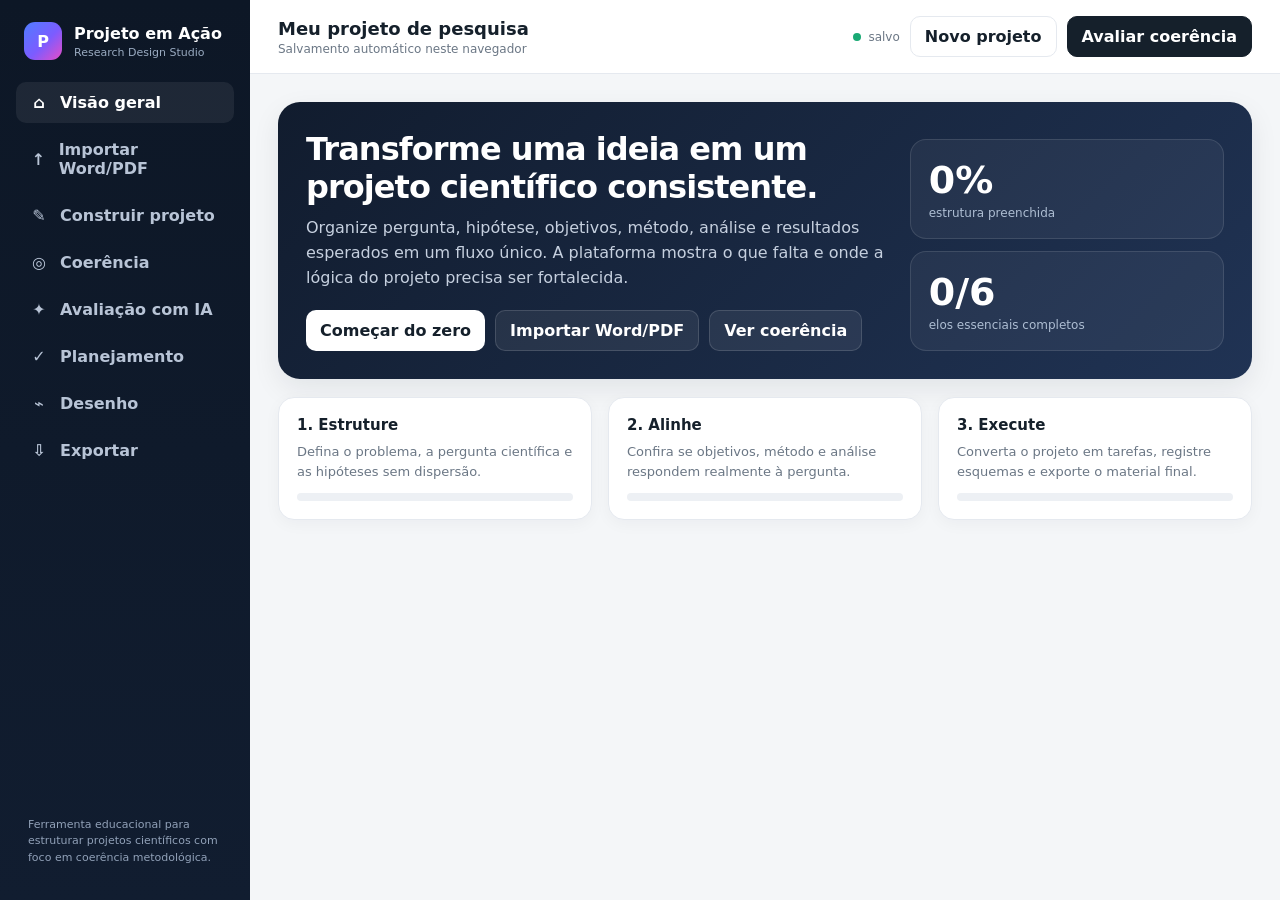
<file: index.html>
<!doctype html>
<html lang="pt-BR">
<head>
<meta charset="utf-8">
<meta name="viewport" content="width=device-width,initial-scale=1">
<meta name="theme-color" content="#0b1220">
<title>Projeto em Ação</title>
<style>
:root{
  --bg:#f4f6f8;--panel:#ffffff;--ink:#15202b;--muted:#6b7785;--line:#e5e9ef;
  --nav:#0d1726;--nav2:#111d30;--accent:#4f7cff;--accent2:#7c5cff;--good:#19a974;
  --warn:#e58a00;--bad:#d1495b;--shadow:0 10px 28px rgba(16,24,40,.08);
}
*{box-sizing:border-box}
html,body{margin:0;min-height:100%;font-family:Inter,ui-sans-serif,system-ui,-apple-system,BlinkMacSystemFont,"Segoe UI",sans-serif;background:var(--bg);color:var(--ink)}
button,input,textarea{font:inherit}
button{cursor:pointer}
.app{display:grid;grid-template-columns:250px 1fr;min-height:100vh}
.sidebar{
  position:sticky;top:0;height:100vh;background:linear-gradient(180deg,var(--nav),var(--nav2));
  color:white;padding:22px 16px;display:flex;flex-direction:column;gap:22px
}
.brand{display:flex;align-items:center;gap:12px;padding:0 8px}
.logo{width:38px;height:38px;border-radius:11px;background:linear-gradient(135deg,#4f7cff,#7c5cff 55%,#e64cc8);display:grid;place-items:center;font-weight:900}
.brand h1{font-size:16px;margin:0}.brand small{display:block;color:#9aabc1;margin-top:3px;font-size:11px}
.nav{display:grid;gap:6px}
.nav button{border:0;background:transparent;color:#b8c4d6;text-align:left;padding:11px 12px;border-radius:10px;font-weight:700;display:flex;align-items:center;gap:10px}
.nav button:hover{background:#ffffff0c;color:white}.nav button.active{background:#ffffff12;color:white}
.nav .ico{width:22px;text-align:center}
.sidebar-foot{margin-top:auto;padding:12px;color:#91a1b8;font-size:11px;line-height:1.5}
.main{min-width:0}
.topbar{
  height:74px;background:#fff;border-bottom:1px solid var(--line);display:flex;align-items:center;gap:16px;
  padding:0 28px;position:sticky;top:0;z-index:10
}
.title-wrap{flex:1;min-width:0}
.project-name{border:0;background:transparent;font-size:18px;font-weight:850;color:var(--ink);padding:0;max-width:520px;width:100%}
.project-name:focus{outline:none}
.subtitle{font-size:12px;color:var(--muted);margin-top:3px}
.top-actions{display:flex;gap:10px;align-items:center}
.status{font-size:12px;color:var(--muted);display:flex;align-items:center;gap:7px}
.status:before{content:"";width:8px;height:8px;border-radius:50%;background:var(--good)}
.btn{border:1px solid var(--line);background:#fff;color:var(--ink);padding:10px 14px;border-radius:10px;font-weight:800}
.btn.primary{background:var(--ink);color:#fff;border-color:var(--ink)}
.btn.accent{background:linear-gradient(135deg,var(--accent),var(--accent2));color:white;border:0}
.page{display:none;padding:28px}.page.active{display:block}
.hero{
  background:linear-gradient(135deg,#111c2e,#203354);color:white;border-radius:22px;padding:28px;
  display:grid;grid-template-columns:1.3fr .7fr;gap:20px;box-shadow:var(--shadow)
}
.hero h2{margin:0;font-size:32px;letter-spacing:-.03em}.hero p{color:#c6d0df;max-width:700px;line-height:1.55;margin:10px 0 20px}
.hero-actions{display:flex;gap:10px;flex-wrap:wrap}
.hero .btn{border:0}.hero .btn.light{background:white}.hero .btn.ghost{background:#ffffff12;color:white;border:1px solid #ffffff24}
.hero-side{display:grid;align-content:end;gap:12px}
.score-card{background:#ffffff0d;border:1px solid #ffffff1c;border-radius:16px;padding:18px}
.score-card strong{font-size:38px}.score-card span{display:block;color:#aebed3;font-size:12px;margin-top:4px}
.grid3{display:grid;grid-template-columns:repeat(3,1fr);gap:16px;margin-top:18px}
.card{background:#fff;border:1px solid var(--line);border-radius:16px;box-shadow:0 4px 16px rgba(16,24,40,.04)}
.card.pad{padding:18px}.card h3{margin:0 0 8px;font-size:15px}.card p{margin:0;color:var(--muted);font-size:13px;line-height:1.5}
.metric{font-size:28px;font-weight:900;margin:10px 0 4px}
.progress{height:8px;background:#edf0f4;border-radius:999px;overflow:hidden;margin-top:12px}.progress i{display:block;height:100%;background:linear-gradient(90deg,var(--accent),var(--accent2));width:0}
.section-head{display:flex;align-items:flex-end;justify-content:space-between;margin-bottom:18px}
.section-head h2{margin:0;font-size:24px}.section-head p{margin:5px 0 0;color:var(--muted);font-size:13px}
.builder{display:grid;grid-template-columns:240px 1fr;gap:18px}
.steps{background:#fff;border:1px solid var(--line);border-radius:16px;padding:10px;height:max-content;position:sticky;top:94px}
.steps button{display:block;width:100%;border:0;background:transparent;text-align:left;padding:12px;border-radius:10px;font-weight:750;color:#5b6675}
.steps button.active{background:#eef2ff;color:#304fba}
.form-card{background:#fff;border:1px solid var(--line);border-radius:16px;padding:22px}
.form-card h3{margin:0 0 4px;font-size:20px}.form-card .hint{color:var(--muted);font-size:13px;margin-bottom:18px}
.field{margin-bottom:18px}.field label{display:block;font-weight:800;font-size:13px;margin-bottom:7px}
textarea,input[type=text]{width:100%;border:1px solid #d9dee7;border-radius:12px;padding:12px 13px;background:#fff;color:var(--ink);outline:none}
textarea{min-height:120px;resize:vertical;line-height:1.5}
textarea:focus,input[type=text]:focus{border-color:#8fa8ff;box-shadow:0 0 0 3px #4f7cff1c}
.footer-actions{display:flex;justify-content:space-between;gap:10px;padding-top:8px}
.coherence-grid{display:grid;grid-template-columns:330px 1fr;gap:18px}
.score-panel{background:#fff;border:1px solid var(--line);border-radius:18px;padding:22px}
.big-score{font-size:58px;font-weight:950;letter-spacing:-.04em}.badge{display:inline-block;padding:6px 9px;border-radius:999px;font-size:11px;font-weight:800}
.badge.good{background:#e8f8f1;color:#167c5d}.badge.warn{background:#fff4df;color:#9a6200}
.feedback{display:grid;gap:10px}
.fb{background:#fff;border:1px solid var(--line);border-left:4px solid #c7d0dd;border-radius:12px;padding:14px}
.fb.good{border-left-color:var(--good)}.fb.warn{border-left-color:var(--warn)}
.fb strong{display:block;margin-bottom:4px}.fb span{font-size:13px;color:var(--muted);line-height:1.45}
.task-grid{display:grid;grid-template-columns:repeat(2,1fr);gap:12px}
.task{background:#fff;border:1px solid var(--line);border-radius:14px;padding:14px;display:flex;gap:12px;align-items:flex-start}
.task input{width:18px;height:18px;margin-top:2px}.task b{font-size:13px}.task small{display:block;color:var(--muted);margin-top:4px;line-height:1.4}
.canvas-tools{display:flex;gap:10px;flex-wrap:wrap;margin-bottom:12px}
.canvas-wrap{background:white;border:1px solid var(--line);border-radius:16px;overflow:hidden}
canvas{display:block;width:100%;height:560px;touch-action:none}
.export-grid{display:grid;grid-template-columns:repeat(3,1fr);gap:16px}
.export-card{background:#fff;border:1px solid var(--line);border-radius:16px;padding:18px}
.export-card h3{margin:0 0 6px}.export-card p{color:var(--muted);font-size:13px;line-height:1.5;min-height:58px}
.callout{margin-top:16px;padding:14px;border:1px solid #cfd9ff;background:#f7f9ff;border-radius:12px;color:#40517b;font-size:13px;line-height:1.5}
.toast{position:fixed;right:22px;bottom:22px;background:#111827;color:white;padding:12px 15px;border-radius:10px;opacity:0;transform:translateY(8px);transition:.2s;z-index:50}.toast.show{opacity:1;transform:translateY(0)}
@media(max-width:980px){
  .app{grid-template-columns:82px 1fr}.brand h1,.brand small,.nav button span:not(.ico),.sidebar-foot{display:none}.brand{justify-content:center}.nav button{justify-content:center}.builder,.coherence-grid{grid-template-columns:1fr}.steps{position:static}.hero{grid-template-columns:1fr}.grid3,.export-grid{grid-template-columns:1fr}.task-grid{grid-template-columns:1fr}
}
@media(max-width:620px){
  .app{display:block}.sidebar{position:fixed;bottom:0;top:auto;width:100%;height:auto;z-index:30;padding:7px 8px}.brand,.sidebar-foot{display:none}.nav{grid-template-columns:repeat(6,1fr)}.nav button{padding:9px 4px}.nav button span:not(.ico){display:none}
  .topbar{padding:0 14px}.top-actions .btn:not(.primary){display:none}.page{padding:16px 12px 82px}.hero{padding:22px}.hero h2{font-size:26px}
}
</style>
</head>
<body>
<div class="app">
  <aside class="sidebar">
    <div class="brand"><div class="logo">P</div><div><h1>Projeto em Ação</h1><small>Research Design Studio</small></div></div>
    <nav class="nav" id="nav">
      <button class="active" data-page="home"><span class="ico">⌂</span><span>Visão geral</span></button>
      <button data-page="import"><span class="ico">↑</span><span>Importar Word/PDF</span></button>
      <button data-page="builder"><span class="ico">✎</span><span>Construir projeto</span></button>
      <button data-page="coherence"><span class="ico">◎</span><span>Coerência</span></button>
      <button data-page="ai"><span class="ico">✦</span><span>Avaliação com IA</span></button>
      <button data-page="tasks"><span class="ico">✓</span><span>Planejamento</span></button>
      <button data-page="draw"><span class="ico">⌁</span><span>Desenho</span></button>
      <button data-page="export"><span class="ico">⇩</span><span>Exportar</span></button>
    </nav>
    <div class="sidebar-foot">Ferramenta educacional para estruturar projetos científicos com foco em coerência metodológica.</div>
  </aside>

  <main class="main">
    <header class="topbar">
      <div class="title-wrap">
        <input class="project-name" id="projectName" value="Meu projeto de pesquisa">
        <div class="subtitle">Salvamento automático neste navegador</div>
      </div>
      <div class="top-actions">
        <div class="status">salvo</div>
        <button class="btn" id="newProject">Novo projeto</button>
        <button class="btn primary" id="evaluateBtn">Avaliar coerência</button>
      </div>
    </header>

    <section class="page active" id="home">
      <div class="hero">
        <div>
          <h2>Transforme uma ideia em um projeto científico consistente.</h2>
          <p>Organize pergunta, hipótese, objetivos, método, análise e resultados esperados em um fluxo único. A plataforma mostra o que falta e onde a lógica do projeto precisa ser fortalecida.</p>
          <div class="hero-actions">
            <button class="btn light" data-go="builder">Começar do zero</button>
            <button class="btn ghost" data-go="import">Importar Word/PDF</button>
            <button class="btn ghost" data-go="coherence">Ver coerência</button>
          </div>
        </div>
        <div class="hero-side">
          <div class="score-card"><strong id="heroScore">0%</strong><span>estrutura preenchida</span></div>
          <div class="score-card"><strong id="heroCore">0/6</strong><span>elos essenciais completos</span></div>
        </div>
      </div>
      <div class="grid3">
        <div class="card pad"><h3>1. Estruture</h3><p>Defina o problema, a pergunta científica e as hipóteses sem dispersão.</p><div class="progress"><i id="homeP1"></i></div></div>
        <div class="card pad"><h3>2. Alinhe</h3><p>Confira se objetivos, método e análise respondem realmente à pergunta.</p><div class="progress"><i id="homeP2"></i></div></div>
        <div class="card pad"><h3>3. Execute</h3><p>Converta o projeto em tarefas, registre esquemas e exporte o material final.</p><div class="progress"><i id="homeP3"></i></div></div>
      </div>
    </section>

    <section class="page" id="import">
      <div class="section-head"><div><h2>Importar projeto existente</h2><p>Envie um Word ou PDF. A plataforma extrai o texto, organiza as partes do projeto e mostra o que precisa melhorar.</p></div></div>
      <div class="card pad" style="max-width:980px">
        <div id="dropZone" style="border:2px dashed #cfd6e3;border-radius:18px;padding:34px;text-align:center;background:#fafbfc">
          <div style="font-size:34px;margin-bottom:10px">↑</div>
          <h3 style="font-size:19px;margin:0 0 6px">Arraste seu projeto aqui</h3>
          <p style="color:var(--muted);font-size:13px;margin:0 0 16px">Aceita .docx e .pdf com texto selecionável.</p>
          <button class="btn accent" id="chooseProjectFile">Selecionar arquivo</button>
          <input id="projectFile" type="file" accept=".docx,.pdf,application/pdf,application/vnd.openxmlformats-officedocument.wordprocessingml.document" hidden>
        </div>
        <div id="importProgress" style="display:none;margin-top:16px">
          <div style="display:flex;justify-content:space-between;gap:12px;font-size:13px"><b id="importStatus">Lendo arquivo...</b><span id="importPercent">0%</span></div>
          <div class="progress" style="margin-top:8px"><i id="importBar"></i></div>
        </div>
        <div id="importResult" style="display:none;margin-top:18px">
          <div class="callout" id="importSummary"></div>
          <div style="display:flex;gap:10px;flex-wrap:wrap;margin-top:12px">
            <button class="btn accent" id="organizeAI">Organizar automaticamente</button>
            <button class="btn" id="reviewImported">Revisar campos</button>
            <button class="btn" id="evaluateImported">Avaliar melhorias</button>
          </div>
          <div style="margin-top:16px">
            <details>
              <summary style="cursor:pointer;font-weight:800">Ver texto extraído</summary>
              <pre id="extractedText" style="margin-top:10px;max-height:360px;overflow:auto;white-space:pre-wrap;background:#f7f8fa;color:#344054;border:1px solid var(--line);border-radius:12px;padding:14px;font-size:12px"></pre>
            </details>
          </div>
        </div>
        <div class="callout" style="margin-top:16px"><b>Leitura de arquivos:</b> DOCX é lido pela estrutura interna do Word, preservando a ordem entre títulos e tabelas. PDF com texto selecionável também é aceito. PDF escaneado como imagem ainda exige OCR.</div>
      </div>
    </section>

    <section class="page" id="builder">
      <div class="section-head"><div><h2>Construir projeto</h2><p>Avance por blocos. Você não precisa preencher tudo de uma vez.</p></div></div>
      <div class="builder">
        <div class="steps" id="stepNav"></div>
        <div class="form-card" id="stepContent"></div>
      </div>
    </section>

    <section class="page" id="coherence">
      <div class="section-head"><div><h2>Coerência científica</h2><p>Uma leitura automática da lógica interna do projeto.</p></div></div>
      <div class="coherence-grid">
        <div class="score-panel">
          <div class="badge warn" id="scoreBadge">em construção</div>
          <div class="big-score" id="scoreValue">0%</div>
          <p style="color:var(--muted);line-height:1.5">A nota representa preenchimento + presença dos principais elos metodológicos. Ela não substitui avaliação acadêmica.</p>
          <div class="progress"><i id="scoreProgress"></i></div>
        </div>
        <div class="feedback" id="feedback"></div>
      </div>
    </section>

    <section class="page" id="ai">
      <div class="section-head"><div><h2>Avaliação com IA</h2><p>Parecer qualitativo sobre a lógica científica do projeto.</p></div></div>
      <div class="coherence-grid">
        <div class="score-panel">
          <div class="badge good">IA local • gratuito</div>
          <div style="font-size:20px;font-weight:900;margin:14px 0 8px">Qwen 2.5 Instruct</div>
          <p style="color:var(--muted);line-height:1.5">A análise roda no seu próprio navegador. Nenhuma chave de API é necessária e o texto do projeto não precisa ser enviado para um servidor de IA.</p>
          <div class="callout" style="margin-top:14px">Na primeira execução, o navegador baixa o modelo. Isso pode levar alguns minutos e consumir algumas centenas de MB. Depois, o navegador pode reutilizar o cache.</div>
          <button class="btn accent" id="runAI" style="margin-top:16px;width:100%">Analisar meu projeto com IA</button>
          <div id="aiStatus" style="margin-top:12px;font-size:12px;color:var(--muted)">IA ainda não carregada.</div>
        </div>
        <div>
          <div class="card pad" style="min-height:440px">
            <h3 style="font-size:18px">Parecer da IA</h3>
            <p style="color:var(--muted);font-size:13px">A avaliação considera coerência entre pergunta, hipótese, objetivos, método, análise e resultado esperado.</p>
            <div id="aiResult" style="white-space:pre-wrap;line-height:1.65;font-size:14px;margin-top:16px;color:#2a3543">Preencha seu projeto e clique em “Analisar meu projeto com IA”.</div>
          </div>
        </div>
      </div>
    </section>

    <section class="page" id="tasks">
      <div class="section-head"><div><h2>Planejamento</h2><p>Converta a estrutura científica em ações concretas.</p></div><div><b id="taskPct">0%</b></div></div>
      <div class="task-grid" id="taskList"></div>
    </section>

    <section class="page" id="draw">
      <div class="section-head"><div><h2>Desenho do estudo</h2><p>Faça fluxos, esquemas de hipótese, desenho amostral ou mapas conceituais.</p></div></div>
      <div class="canvas-tools">
        <input type="color" id="penColor" value="#15202b">
        <button class="btn" id="clearCanvas">Limpar</button>
        <button class="btn" id="downloadDrawing">Baixar PNG</button>
      </div>
      <div class="canvas-wrap"><canvas id="canvas" width="1400" height="760"></canvas></div>
    </section>

    <section class="page" id="export">
      <div class="section-head"><div><h2>Exportar projeto</h2><p>Leve seu projeto para outro ambiente ou guarde uma cópia.</p></div></div>
      <div class="export-grid">
        <div class="export-card"><h3>Documento TXT</h3><p>Versão simples e legível, útil para copiar, revisar e compartilhar.</p><button class="btn" id="downloadTxt">Baixar TXT</button></div>
        <div class="export-card"><h3>Arquivo JSON</h3><p>Preserva campos, tarefas e metadados para reimportar depois.</p><button class="btn" id="downloadJson">Baixar JSON</button></div>
        <div class="export-card"><h3>Importar projeto</h3><p>Abra novamente um projeto salvo anteriormente em JSON.</p><button class="btn" id="importJson">Importar JSON</button><input id="jsonFile" type="file" accept=".json,application/json" hidden></div>
      </div>
      <div class="callout">Nesta versão GitHub, o projeto é salvo automaticamente no navegador. A integração com Google Sheets/Drive do Apps Script antigo não foi replicada sem o backend original.</div>
    </section>
  </main>
</div>
<div class="toast" id="toast"></div>

<script>
const sections=[
 {id:"fundamentos",title:"Fundamentos",desc:"Defina a essência e a motivação do projeto.",fields:[
  ["tema","Tema","Em 1–2 frases: o que você quer estudar?","Ex.: Efeito de X sobre Y em Z, no contexto de..."],
  ["proposito","Propósito","Por que este projeto realmente importa?","Ex.: contribuir para..., resolver..., subsidiar..."],
  ["referencia","Referência inspiradora","Que artigo, livro ou autor orienta a ideia? Por quê?","Autor (ano) + o que ele muda no seu projeto"]
 ]},
 {id:"pergunta",title:"Pergunta & hipóteses",desc:"Converta a ideia em uma pergunta científica testável.",fields:[
  ["pergunta","Pergunta científica","Qual pergunta o estudo precisa responder?","Ex.: Em [contexto], [X] altera [Y] em [Z]?"],
  ["hipoteses","Hipóteses","O que você espera encontrar e por quê?","H1: ... porque...\nH2: ... porque..."]
 ]},
 {id:"objetivos",title:"Objetivos",desc:"Traduza a pergunta em ações de pesquisa.",fields:[
  ["objetivos","Objetivo geral e específicos","O que exatamente será feito para responder à pergunta?","Geral: ...\nEspecífico 1: ...\nEspecífico 2: ..."]
 ]},
 {id:"metodo",title:"Método",desc:"Mostre como a evidência será produzida.",fields:[
  ["metodo","Desenho metodológico","Amostra, local, variáveis, frequência e instrumentos.","Onde? Quem/o quê? Quantas amostras? Frequência? Variáveis? Instrumentos?"],
  ["limitacoes","Limitações e riscos","O que pode comprometer execução ou interpretação?","Acesso ao campo, sazonalidade, tamanho amostral, perda de dados..."]
 ]},
 {id:"analise",title:"Análise",desc:"Explique como os dados responderão à hipótese.",fields:[
  ["analise","Plano de análise","Como os dados serão analisados?","Estatística descritiva, teste t, ANOVA, regressão, GLM, análise temática..."]
 ]},
 {id:"resultados",title:"Resultados & impacto",desc:"Conecte a pesquisa ao que se espera produzir.",fields:[
  ["resultado","Resultado esperado","Que tipo de resultado responderia à pergunta?","Espera-se observar..., estimar..., comparar..., identificar..."],
  ["impacto","Impacto","Como saberá que o projeto gerou efeito acadêmico ou prático?","Indicadores, produto, artigo, aplicação, público beneficiado..."]
 ]}
];
const tasks=[
 ["Delimitar o problema","Fenômeno, unidade de análise e contexto estão claros."],
 ["Fechar a pergunta científica","A pergunta é objetiva, específica e testável."],
 ["Escrever hipóteses","As expectativas têm justificativa explícita."],
 ["Alinhar objetivos","Objetivos respondem diretamente à pergunta."],
 ["Detalhar o método","Amostra, desenho, variáveis e instrumentos estão definidos."],
 ["Definir análise","O método analítico combina com os dados e hipóteses."],
 ["Revisar resultado esperado","O resultado esperado responde à pergunta sem virar conclusão antecipada."],
 ["Mapear limitações","Riscos e restrições estão registrados antes da execução."]
];
const $=s=>document.querySelector(s), $$=s=>[...document.querySelectorAll(s)];
const toast=m=>{const t=$("#toast");t.textContent=m;t.classList.add("show");setTimeout(()=>t.classList.remove("show"),1600)};
let currentStep=0, drawDirty=false;
function blank(){return {version:3,name:"Meu projeto de pesquisa",fields:{},tasks:Array(tasks.length).fill(false),drawing:null,updatedAt:null}}
let state=JSON.parse(localStorage.getItem("projeto-em-acao-v3")||"null")||blank();

function save(show=false){
 state.name=$("#projectName").value.trim()||"Meu projeto de pesquisa";
 state.updatedAt=new Date().toISOString();
 if(drawDirty){state.drawing=$("#canvas").toDataURL("image/png");drawDirty=false}
 localStorage.setItem("projeto-em-acao-v3",JSON.stringify(state));
 if(show)toast("Projeto salvo.");
 update();
}
function bindAuto(el,key){
 el.value=state.fields[key]||"";
 el.addEventListener("input",()=>{state.fields[key]=el.value;save(false)});
}
function buildSteps(){
 $("#stepNav").innerHTML=sections.map((s,i)=>`<button class="${i===currentStep?"active":""}" data-step="${i}">${i+1}. ${s.title}</button>`).join("");
 $$("#stepNav button").forEach(b=>b.onclick=()=>{currentStep=+b.dataset.step;buildStep()});
}
function buildStep(){
 buildSteps();
 const s=sections[currentStep];
 $("#stepContent").innerHTML=`
   <h3>${s.title}</h3><div class="hint">${s.desc}</div>
   ${s.fields.map(f=>`<div class="field"><label>${f[1]}</label><div style="color:var(--muted);font-size:12px;margin-bottom:7px">${f[2]}</div><textarea id="f-${f[0]}" placeholder="${f[3]}"></textarea></div>`).join("")}
   <div class="footer-actions">
     <button class="btn" id="prevStep" ${currentStep===0?"disabled":""}>Anterior</button>
     <button class="btn accent" id="nextStep">${currentStep===sections.length-1?"Concluir":"Próximo"}</button>
   </div>`;
 s.fields.forEach(f=>bindAuto($("#f-"+f[0]),f[0]));
 $("#prevStep").onclick=()=>{if(currentStep>0){currentStep--;buildStep()}};
 $("#nextStep").onclick=()=>{if(currentStep<sections.length-1){currentStep++;buildStep()}else{showPage("coherence");evaluate()}};
}
function buildTasks(){
 $("#taskList").innerHTML=tasks.map((t,i)=>`<label class="task"><input type="checkbox" data-task="${i}" ${state.tasks[i]?"checked":""}><span><b>${t[0]}</b><small>${t[1]}</small></span></label>`).join("");
 $$("[data-task]").forEach(el=>el.onchange=()=>{state.tasks[+el.dataset.task]=el.checked;save(false)});
}
function allFields(){return sections.flatMap(s=>s.fields.map(f=>f[0]))}
function metrics(){
 const ids=allFields(); const filled=ids.filter(k=>(state.fields[k]||"").trim().length>=12).length;
 const core=["pergunta","hipoteses","objetivos","metodo","analise","resultado"];
 const coreOk=core.filter(k=>(state.fields[k]||"").trim().length>=12).length;
 const taskDone=state.tasks.filter(Boolean).length;
 return {filled,total:ids.length,pct:Math.round(filled/ids.length*100),coreOk,taskPct:Math.round(taskDone/tasks.length*100)}
}
function update(){
 const m=metrics();
 $("#heroScore").textContent=m.pct+"%";$("#heroCore").textContent=m.coreOk+"/6";
 $("#homeP1").style.width=Math.min(100,m.pct*1.25)+"%";
 $("#homeP2").style.width=Math.min(100,m.coreOk/6*100)+"%";
 $("#homeP3").style.width=m.taskPct+"%";
 $("#taskPct").textContent=m.taskPct+"%";
 if($("#scoreValue")){const sc=Math.round((m.pct*.45)+(m.coreOk/6*100*.55));$("#scoreValue").textContent=sc+"%";$("#scoreProgress").style.width=sc+"%";$("#scoreBadge").textContent=sc>=80?"estrutura forte":sc>=45?"em desenvolvimento":"em construção";$("#scoreBadge").className="badge "+(sc>=80?"good":"warn")}
}
function evaluate(){
 const f=state.fields, out=[];
 const add=(type,title,text)=>out.push({type,title,text});
 if(!(f.pergunta||"").trim())add("warn","Pergunta científica ausente","Sem uma pergunta clara, o restante do projeto perde direção.");
 else if(!/\?$/.test(f.pergunta.trim()))add("warn","Pergunta pouco explícita","Considere formular o enunciado como pergunta, terminando em “?”.");
 else add("good","Pergunta definida","O eixo central do projeto já está formulado.");
 if(!(f.hipoteses||"").trim())add("warn","Hipóteses ausentes","Registre o que espera encontrar e por que espera isso.");
 if(!(f.objetivos||"").trim())add("warn","Objetivos ausentes","Os objetivos devem transformar a pergunta em ações de pesquisa.");
 if(!(f.metodo||"").trim())add("warn","Método ausente","Sem método não é possível avaliar a viabilidade da pergunta.");
 else if(f.metodo.length<80)add("warn","Método ainda genérico","Detalhe local, amostra, variáveis, frequência e instrumentos.");
 if(!(f.analise||"").trim())add("warn","Plano de análise ausente","Defina como os dados serão tratados para testar as hipóteses.");
 if(!(f.resultado||"").trim())add("warn","Resultado esperado ausente","Explique que tipo de evidência responderia à pergunta.");
 const m=metrics(); if(m.coreOk===6)add("good","Eixos essenciais completos","Pergunta, hipóteses, objetivos, método, análise e resultado esperado estão presentes.");
 $("#feedback").innerHTML=out.map(x=>`<div class="fb ${x.type}"><strong>${x.title}</strong><span>${x.text}</span></div>`).join("");
 update();
}
function showPage(id){
 $$(".page").forEach(p=>p.classList.toggle("active",p.id===id));
 $$("#nav button").forEach(b=>b.classList.toggle("active",b.dataset.page===id));
 if(id==="coherence")evaluate();
}
$("#nav").onclick=e=>{const b=e.target.closest("button[data-page]");if(b)showPage(b.dataset.page)};
$$("[data-go]").forEach(b=>b.onclick=()=>showPage(b.dataset.go));
$("#evaluateBtn").onclick=()=>{showPage("coherence");evaluate()};
$("#projectName").value=state.name;$("#projectName").oninput=()=>save(false);
$("#newProject").onclick=()=>{if(confirm("Criar um novo projeto e substituir o atual neste navegador?")){state=blank();localStorage.setItem("projeto-em-acao-v3",JSON.stringify(state));$("#projectName").value=state.name;currentStep=0;buildStep();buildTasks();clearCanvas(false);update();showPage("home");toast("Novo projeto criado.")}};
buildStep();buildTasks();update();

// desenho
const canvas=$("#canvas"),ctx=canvas.getContext("2d");let drawing=false,last=null;
function clearCanvas(mark=true){ctx.fillStyle="#fff";ctx.fillRect(0,0,canvas.width,canvas.height);if(mark)drawDirty=true}
function loadDrawing(src){const im=new Image();im.onload=()=>{clearCanvas(false);ctx.drawImage(im,0,0,canvas.width,canvas.height)};im.src=src}
function pt(e){const r=canvas.getBoundingClientRect();return{x:(e.clientX-r.left)*canvas.width/r.width,y:(e.clientY-r.top)*canvas.height/r.height}}
canvas.onpointerdown=e=>{drawing=true;last=pt(e);canvas.setPointerCapture(e.pointerId)};
canvas.onpointermove=e=>{if(!drawing)return;const p=pt(e);ctx.strokeStyle=$("#penColor").value;ctx.lineWidth=4;ctx.lineCap="round";ctx.beginPath();ctx.moveTo(last.x,last.y);ctx.lineTo(p.x,p.y);ctx.stroke();last=p;drawDirty=true};
canvas.onpointerup=()=>{drawing=false;save(false)};
clearCanvas(false);if(state.drawing)loadDrawing(state.drawing);
$("#clearCanvas").onclick=()=>{clearCanvas(true);save(false)};
$("#downloadDrawing").onclick=()=>{const a=document.createElement("a");a.href=canvas.toDataURL("image/png");a.download=(state.name||"desenho")+".png";a.click()};

// export
function asText(){
 let s=(state.name||"Projeto em Ação")+"\n\n";
 sections.forEach(sec=>{s+=sec.title.toUpperCase()+"\n";sec.fields.forEach(f=>s+="\n"+f[1]+"\n"+(state.fields[f[0]]||"[não preenchido]")+"\n")});
 s+="\nPLANEJAMENTO\n";tasks.forEach((t,i)=>s+=(state.tasks[i]?"[x] ":"[ ] ")+t[0]+"\n");return s;
}
function download(name,content,type){const a=document.createElement("a");a.href=URL.createObjectURL(new Blob([content],{type}));a.download=name;a.click();setTimeout(()=>URL.revokeObjectURL(a.href),1200)}
$("#downloadTxt").onclick=()=>download("projeto-em-acao.txt",asText(),"text/plain;charset=utf-8");
$("#downloadJson").onclick=()=>download("projeto-em-acao.json",JSON.stringify(state,null,2),"application/json");
$("#importJson").onclick=()=>$("#jsonFile").click();
$("#jsonFile").onchange=async e=>{const file=e.target.files[0];if(!file)return;try{state=JSON.parse(await file.text());localStorage.setItem("projeto-em-acao-v3",JSON.stringify(state));location.reload()}catch{toast("Arquivo JSON inválido.")}};
</script>

<script>
let importedText = "";

function setImportProgress(show,status,pct){
  const wrap=document.querySelector("#importProgress");
  if(!wrap)return;
  wrap.style.display=show?"block":"none";
  if(status)document.querySelector("#importStatus").textContent=status;
  if(typeof pct==="number"){
    document.querySelector("#importPercent").textContent=Math.round(pct)+"%";
    document.querySelector("#importBar").style.width=Math.max(0,Math.min(100,pct))+"%";
  }
}
function cleanExtractedText(t){
  return String(t||"")
    .replace(/\u0000/g," ")
    .replace(/[ \t]+\n/g,"\n")
    .replace(/\n{4,}/g,"\n\n")
    .replace(/[ \t]{2,}/g," ")
    .trim();
}
async function readDocx(file){
  const buf=await file.arrayBuffer();
  const { default: JSZip } = await import("https://cdn.jsdelivr.net/npm/jszip@3.10.1/+esm");
  const zip=await JSZip.loadAsync(buf);
  const xmlFile=zip.file("word/document.xml");
  if(!xmlFile) throw new Error("Este arquivo não contém a estrutura esperada de um DOCX.");
  const xml=await xmlFile.async("text");
  const doc=new DOMParser().parseFromString(xml,"application/xml");
  if(doc.querySelector("parsererror")) throw new Error("Não foi possível interpretar o conteúdo interno do Word.");
  const body=[...doc.getElementsByTagNameNS("http://schemas.openxmlformats.org/wordprocessingml/2006/main","body")][0];
  if(!body) throw new Error("O documento Word não possui corpo de texto reconhecível.");

  const W="http://schemas.openxmlformats.org/wordprocessingml/2006/main";
  const textOf=node=>[...node.getElementsByTagNameNS(W,"t")].map(n=>n.textContent||"").join("").trim();
  const blocks=[];

  for(const child of [...body.children]){
    const tag=(child.localName||"").toLowerCase();

    if(tag==="p"){
      const t=textOf(child);
      if(t) blocks.push(t);
      continue;
    }

    if(tag==="tbl"){
      // Mantém a ordem real dos parágrafos dentro da tabela.
      const paras=[...child.getElementsByTagNameNS(W,"p")]
        .map(p=>textOf(p))
        .filter(Boolean);
      if(paras.length) blocks.push(...paras);
    }
  }

  return cleanExtractedText(blocks.join("\n"));
}
async function readPdf(file){
  const pdfjs=await import("https://cdn.jsdelivr.net/npm/pdfjs-dist@4.10.38/build/pdf.min.mjs");
  pdfjs.GlobalWorkerOptions.workerSrc="https://cdn.jsdelivr.net/npm/pdfjs-dist@4.10.38/build/pdf.worker.min.mjs";
  const data=new Uint8Array(await file.arrayBuffer());
  const pdf=await pdfjs.getDocument({data}).promise;
  const pages=[];
  for(let i=1;i<=pdf.numPages;i++){
    setImportProgress(true,"Extraindo texto do PDF — página "+i+" de "+pdf.numPages,10+(i/pdf.numPages)*70);
    const page=await pdf.getPage(i);
    const content=await page.getTextContent();
    pages.push(content.items.map(x=>x.str).join(" "));
  }
  return cleanExtractedText(pages.join("\n\n"));
}

function normHeading(s){
  return String(s||"")
    .normalize("NFD").replace(/[\u0300-\u036f]/g,"")
    .toLowerCase()
    .replace(/^\s*(?:[ivxlcdm]+|\d+)\s*[-–—.:)]*\s*/i,"")
    .replace(/^\s*[•·▪◦]+\s*/,"")
    .replace(/\s+/g," ")
    .trim();
}
function isKnownHeading(line){
  const n=normHeading(line);
  const common=[
    "identificacao","resumo","abstract","introducao","justificativa","relevancia",
    "problema","problema de pesquisa","questao de pesquisa","pergunta cientifica",
    "hipotese","hipoteses","objetivo","objetivo geral","objetivos","objetivos geral e especificos",
    "metodologia","metodo","material e metodos","materiais e metodos",
    "analise de dados","analises estatisticas","tratamento dos dados",
    "resultados esperados","resultado esperado","limitacoes","limitacoes do estudo",
    "cronograma","cronograma de atividades","referencias","referencias bibliograficas"
  ];
  return common.some(h=>n===h || n.startsWith(h+" ") || n.startsWith(h+" ("));
}
function sectionByHeadings(text, headings){
  const lines=String(text||"").split(/\n+/);
  const hs=headings.map(normHeading);
  let start=-1;
  for(let i=0;i<lines.length;i++){
    const n=normHeading(lines[i]);
    if(hs.some(h=>n===h || n.startsWith(h+" ") || n.startsWith(h+" (") || n.startsWith(h+":"))){
      start=i+1; break;
    }
  }
  if(start<0)return "";
  const out=[];
  for(let i=start;i<lines.length && out.join(" ").length<6500;i++){
    if(i>start && isKnownHeading(lines[i])) break;
    const line=lines[i].trim();
    if(line) out.push(line);
  }
  return out.join("\n").trim();
}
function extractNamedValue(text,label){
  const nl=normHeading(label);
  const lines=String(text||"").split(/\n+/);
  for(const raw of lines){
    const pos=raw.indexOf(":");
    if(pos<0) continue;
    const left=normHeading(raw.slice(0,pos));
    if(left===nl || left.endsWith(nl)) return raw.slice(pos+1).trim();
  }
  return "";
}
function heuristicProject(text){
  const f={};
  f.tema=extractNamedValue(text,"NOME DO SUBPROJETO DO(A) BOLSISTA")
      || extractNamedValue(text,"TÍTULO")
      || extractNamedValue(text,"TITULO");
  f.proposito=sectionByHeadings(text,["justificativa","relevância","relevancia"]);
  f.pergunta=sectionByHeadings(text,["pergunta científica","pergunta cientifica","questão de pesquisa","questao de pesquisa","problema de pesquisa"]);
  f.hipoteses=sectionByHeadings(text,["hipóteses","hipoteses","hipótese","hipotese"]);
  f.objetivos=sectionByHeadings(text,["objetivos","objetivos (geral e específicos)","objetivos (geral e especificos)","objetivo geral"]);
  f.metodo=sectionByHeadings(text,["metodologia","método","metodo","material e métodos","material e metodos","materiais e métodos","materiais e metodos"]);
  f.analise=sectionByHeadings(text,["análise de dados","analise de dados","análises estatísticas","analises estatisticas","tratamento dos dados"]);
  if(!f.analise && f.metodo){
    const lines=f.metodo.split(/\n+/);
    const hit=lines.find(x=>/(os dados|dados obtidos).*(analisad|comparad|estatíst|estatist)/i.test(x));
    if(hit) f.analise=hit.trim();
  }
  f.resultado=sectionByHeadings(text,["resultados esperados","resultado esperado"]);
  f.limitacoes=sectionByHeadings(text,["limitações","limitacoes","limitações do estudo","limitacoes do estudo"]);
  f.referencia=sectionByHeadings(text,["referencial teórico","referencial teorico","fundamentação teórica","fundamentacao teorica"]);
  if(!f.tema){
    const titleLines=String(text||"").split(/\n+/).map(x=>x.trim()).filter(Boolean).slice(0,18);
    f.tema=titleLines.find(x=>x.length>25 && x.length<220 && !/modelo|anexo|estado|secretaria|universidade/i.test(x))||"";
  }
  return f;
}
function diagnoseImported(fields){
  const notes=[];
  const missing=[
    ["pergunta","Pergunta científica"],["hipoteses","Hipóteses"],
    ["objetivos","Objetivos"],["metodo","Método"],["analise","Análise dos dados"],
    ["resultado","Resultados esperados"]
  ].filter(x=>!(fields[x[0]]||"").trim()).map(x=>x[1]);
  if(missing.length) notes.push("<b>Não encontrei explicitamente:</b> "+missing.join(", ")+".");
  if((fields.objetivos||"").trim()){
    const obj=fields.objetivos.toLowerCase();
    const objectiveVerb=/(avaliar|analisar|investigar|determinar|comparar|verificar|identificar|quantificar|caracterizar|estimar|mensurar|testar|descrever)/i.test(obj);
    const justificationLike=/(se justifica|necessidade|importante|contribui|contribuindo|resultados poderao|resultados poderão)/i.test(obj);
    if(!objectiveVerb || justificationLike){
      notes.push("<b>Atenção aos objetivos:</b> existe uma seção com esse título, mas o conteúdo parece justificativa/contextualização, não objetivos formulados com verbos de ação.");
    }
  }
  return notes;
}
function applyImportedFields(fields){
  let count=0;
  for(const [k,v] of Object.entries(fields||{})){
    if(v && typeof v==="string" && v.trim()){
      state.fields[k]=v.trim();
      count++;
    }
  }
  save(false);
  buildStep();
  update();
  return count;
}
async function handleProjectFile(file){
  if(!file)return;
  setImportProgress(true,"Lendo "+file.name,5);
  document.querySelector("#importResult").style.display="none";
  try{
    const lower=file.name.toLowerCase();
    if(lower.endsWith(".docx")) importedText=await readDocx(file);
    else if(lower.endsWith(".pdf")) importedText=await readPdf(file);
    else throw new Error("Formato não suportado.");
    if(importedText.length<80) throw new Error("Pouco ou nenhum texto foi encontrado. O PDF pode estar escaneado.");
    setImportProgress(true,"Identificando as partes do projeto...",90);
    const parsed=heuristicProject(importedText);
    const found=applyImportedFields(parsed);
    const notes=diagnoseImported(parsed);
    document.querySelector("#extractedText").textContent=importedText;
    document.querySelector("#importSummary").innerHTML="<b>Arquivo lido com sucesso.</b> Foram extraídas "+importedText.split(/\s+/).filter(Boolean).length.toLocaleString("pt-BR")+" palavras. "+found+" partes foram reconhecidas automaticamente."+(notes.length?"<br><br>"+notes.join("<br>"):"")+"<br><br>Clique em <b>Organizar automaticamente</b> para a IA tentar classificar também conteúdos sem títulos padronizados.";
    document.querySelector("#importResult").style.display="block";
    setImportProgress(true,"Importação concluída",100);
    toast("Projeto importado.");
  }catch(err){
    console.error(err);
    setImportProgress(true,"Não foi possível ler o arquivo",0);
    document.querySelector("#importResult").style.display="block";
    document.querySelector("#importSummary").innerHTML="<b>Falha na leitura.</b> "+(err?.message||"Verifique o arquivo.");
    document.querySelector("#extractedText").textContent="";
  }
}
const choose=document.querySelector("#chooseProjectFile");
const input=document.querySelector("#projectFile");
const zone=document.querySelector("#dropZone");
if(choose&&input){
 choose.onclick=()=>input.click();
 input.onchange=e=>handleProjectFile(e.target.files?.[0]);
 zone.ondragover=e=>{e.preventDefault();zone.style.borderColor="#4f7cff"};
 zone.ondragleave=()=>zone.style.borderColor="#cfd6e3";
 zone.ondrop=e=>{e.preventDefault();zone.style.borderColor="#cfd6e3";handleProjectFile(e.dataTransfer.files?.[0])};
}
document.querySelector("#reviewImported").onclick=()=>showPage("builder");
document.querySelector("#evaluateImported").onclick=()=>{showPage("coherence");evaluate()};
</script>

<script type="module">
let aiPipe = null;
let aiLoading = false;

function aiProjectText(){
  const f = state.fields || {};
  return [
    ["Tema",f.tema],["Propósito",f.proposito],["Pergunta científica",f.pergunta],
    ["Hipóteses",f.hipoteses],["Objetivos",f.objetivos],["Método",f.metodo],
    ["Plano de análise",f.analise],["Resultado esperado",f.resultado],
    ["Limitações",f.limitacoes],["Impacto",f.impacto]
  ].map(([k,v])=>k+":\n"+(v||"[não preenchido]")).join("\n\n");
}

async function getAI(){
  if(aiPipe) return aiPipe;
  if(aiLoading) throw new Error("A IA já está sendo carregada.");
  aiLoading = true;
  const status = document.querySelector("#aiStatus");
  try{
    status.textContent = "Carregando biblioteca de IA...";
    const { pipeline } = await import("https://cdn.jsdelivr.net/npm/@huggingface/transformers@3.8.1");
    status.textContent = "Baixando/carregando o modelo local. Na primeira vez isso pode demorar...";
    aiPipe = await pipeline("text-generation","onnx-community/Qwen2.5-0.5B-Instruct",{
      dtype:"q4",
      device:("gpu" in navigator) ? "webgpu" : "wasm",
      progress_callback:(p)=>{
        if(p && p.status==="progress" && typeof p.progress==="number"){
          status.textContent = "Carregando IA: "+Math.round(p.progress)+"%";
        } else if(p && p.file){
          status.textContent = "Preparando modelo: "+p.file;
        }
      }
    });
    status.textContent = "IA pronta para analisar.";
    return aiPipe;
  } finally {
    aiLoading = false;
  }
}

function extractJsonObject(text){
  const raw=String(text||"").replace(/\x60\x60\x60json/gi,"").replace(/\x60\x60\x60/g,"");
  const a=raw.indexOf("{"), b=raw.lastIndexOf("}");
  if(a<0||b<=a)throw new Error("A IA não retornou JSON válido.");
  return JSON.parse(raw.slice(a,b+1));
}

async function organizeImportedWithAI(){
  const btn=document.querySelector("#organizeAI");
  const status=document.querySelector("#importStatus");
  if(!importedText || importedText.length<80){toast("Importe primeiro um Word ou PDF.");return}
  btn.disabled=true;btn.textContent="Organizando...";
  setImportProgress(true,"Preparando IA local...",92);
  try{
    const pipe=await getAI();
    const excerpt=importedText.slice(0,26000);
    const prompt=`Leia o texto de um projeto científico e extraia SOMENTE informações que estejam realmente presentes.
Retorne APENAS JSON válido, sem markdown, com estas chaves:
tema, proposito, referencia, pergunta, hipoteses, objetivos, metodo, analise, resultado, limitacoes, impacto.
Se uma informação não estiver presente, use string vazia.
Não invente dados, hipóteses, métodos ou resultados.
Mantenha o conteúdo em português e resuma apenas quando necessário para caber.

TEXTO:
${excerpt}`;
    status.textContent="A IA está identificando as partes do projeto...";
    const result=await pipe([
      {role:"system",content:"Você extrai estrutura de projetos científicos sem inventar conteúdo e responde JSON válido."},
      {role:"user",content:prompt}
    ],{max_new_tokens:1100,do_sample:false,repetition_penalty:1.05});
    const gen=result?.[0]?.generated_text;
    const txt=Array.isArray(gen)?(gen[gen.length-1]?.content||""):String(gen||"");
    const obj=extractJsonObject(txt);
    const n=applyImportedFields(obj);
    document.querySelector("#importSummary").innerHTML="<b>Organização com IA concluída.</b> "+n+" campos foram preenchidos ou refinados a partir do conteúdo do documento. Revise os campos antes de considerar a extração definitiva.";
    setImportProgress(true,"Projeto organizado com IA",100);
    toast("Estrutura identificada pela IA.");
  }catch(err){
    console.error(err);
    document.querySelector("#importSummary").innerHTML="<b>A organização por IA não foi concluída.</b> A extração por títulos continua disponível. Tente novamente ou revise os campos manualmente.";
    setImportProgress(true,"IA local indisponível para esta importação",100);
  }finally{
    btn.disabled=false;btn.textContent="Organizar automaticamente";
  }
}
document.querySelector("#organizeAI")?.addEventListener("click",organizeImportedWithAI);

async function runAIReview(){
  const btn=document.querySelector("#runAI");
  const status=document.querySelector("#aiStatus");
  const out=document.querySelector("#aiResult");
  const m=metrics();
  if(m.coreOk < 3){
    out.textContent="Preencha pelo menos três dos seis eixos essenciais antes da avaliação com IA: pergunta, hipóteses, objetivos, método, análise e resultado esperado.";
    return;
  }
  btn.disabled=true; btn.textContent="Analisando...";
  out.textContent="Preparando avaliação...";
  try{
    const pipe=await getAI();
    const prompt = `Você é um orientador científico experiente. Avalie o projeto abaixo em português do Brasil.
Seja objetivo, rigoroso e útil. Não invente referências nem dados.
Analise SOMENTE o que foi fornecido.

Entregue exatamente estas seções:
1. SÍNTESE DO PROJETO
2. PONTOS FORTES
3. INCONSISTÊNCIAS OU LACUNAS
4. COERÊNCIA: pergunta → hipótese → objetivos → método → análise → resultado esperado
5. TRÊS MELHORIAS PRIORITÁRIAS
6. PERGUNTAS QUE O ORIENTADOR DEVERIA FAZER

Projeto:
${aiProjectText()}`;
    status.textContent="A IA está redigindo o parecer...";
    const messages=[
      {role:"system",content:"Você avalia projetos científicos com rigor metodológico e escreve em português brasileiro."},
      {role:"user",content:prompt}
    ];
    const result=await pipe(messages,{max_new_tokens:700,do_sample:false,repetition_penalty:1.08});
    let text="";
    if(Array.isArray(result) && result[0]){
      const gen=result[0].generated_text;
      if(Array.isArray(gen)){
        const last=gen[gen.length-1];
        text=last?.content||JSON.stringify(last);
      } else text=String(gen||"");
    }
    out.textContent=text.trim()||"A IA não retornou texto. Tente novamente.";
    status.textContent="Avaliação concluída localmente.";
  }catch(err){
    console.error(err);
    status.textContent="Não foi possível executar a IA local neste navegador.";
    out.textContent="A IA local não conseguiu iniciar. Isso pode acontecer quando WebGPU/WASM, memória ou o download do modelo são bloqueados. A avaliação automática tradicional da aba Coerência continua funcionando.";
  }finally{
    btn.disabled=false; btn.textContent="Analisar meu projeto com IA";
  }
}
document.querySelector("#runAI").addEventListener("click",runAIReview);
</script>

</body>
</html>
</file>
